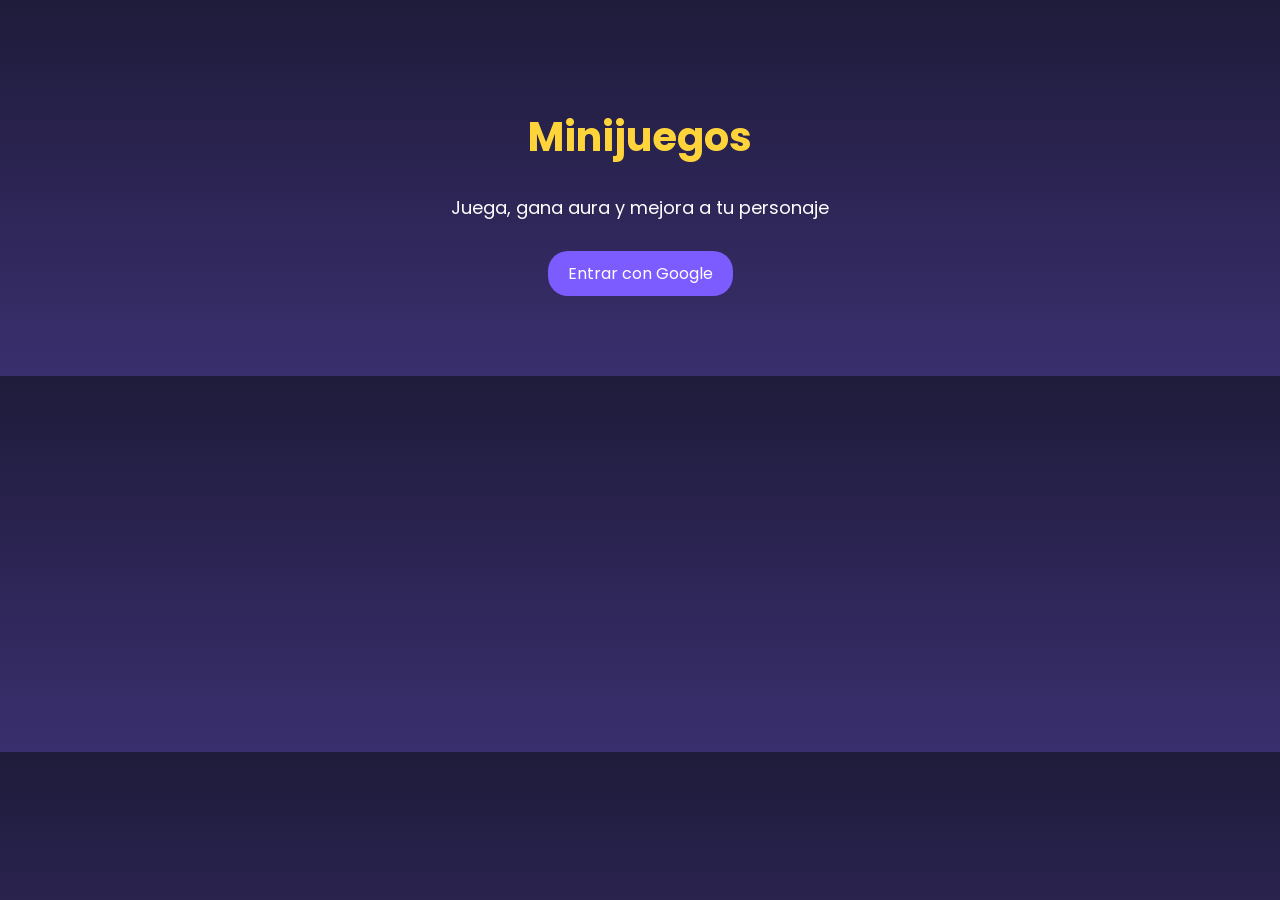
<file: diseno/index.html>
<!DOCTYPE html>
<html lang="es">
<head>
  <meta charset="UTF-8">
  <meta name="viewport" content="width=device-width, initial-scale=1">
  <title>Minijuegos</title>
  <link href="https://fonts.googleapis.com/css2?family=Poppins:wght@400;600&display=swap" rel="stylesheet">
  <link rel="stylesheet" href="css/estilos.css">
</head>
<body>
  <main class="bienvenida">
    <h1 class="bienvenida__logo">Minijuegos</h1>
    <p class="bienvenida__frase">Juega, gana aura y mejora a tu personaje</p>
    <a class="boton" href="apodo.html">Entrar con Google</a>
  </main>
</body>
</html>
</file>
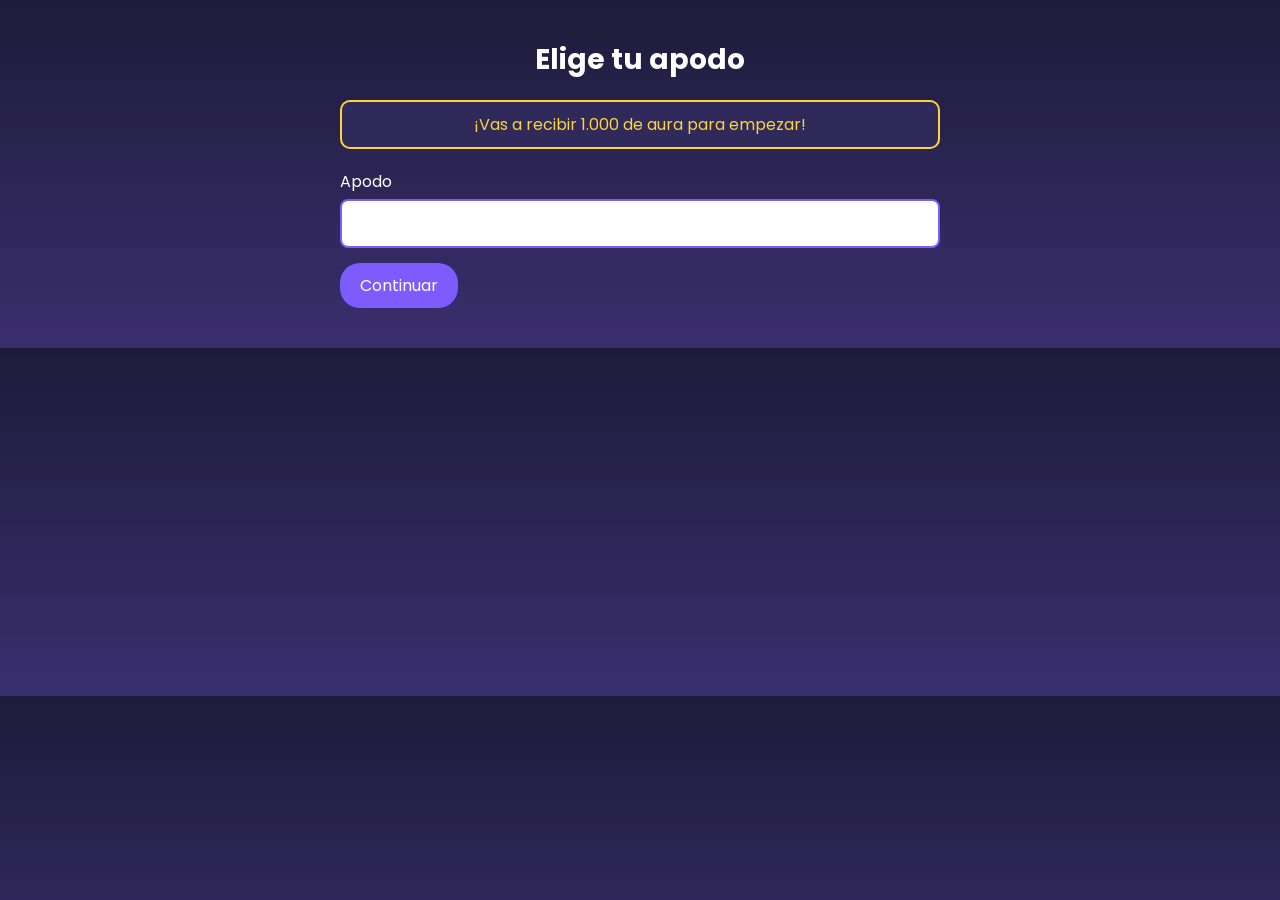
<file: diseno/apodo.html>
<!DOCTYPE html>
<html lang="es">
<head>
  <meta charset="UTF-8">
  <meta name="viewport" content="width=device-width, initial-scale=1">
  <title>Elige tu apodo</title>
  <link href="https://fonts.googleapis.com/css2?family=Poppins:wght@400;600&display=swap" rel="stylesheet">
  <link rel="stylesheet" href="css/estilos.css">
</head>
<body>
  <main class="contenido">
    <h1 class="titulo">Elige tu apodo</h1>
    <p class="aviso">¡Vas a recibir 1.000 de aura para empezar!</p>
    <form class="formulario" action="lobby.html" method="post">
      <label class="formulario__etiqueta" for="apodo">Apodo</label>
      <input class="formulario__campo" type="text" id="apodo" name="apodo">
      <button class="boton" type="submit">Continuar</button>
    </form>
  </main>
</body>
</html>
</file>
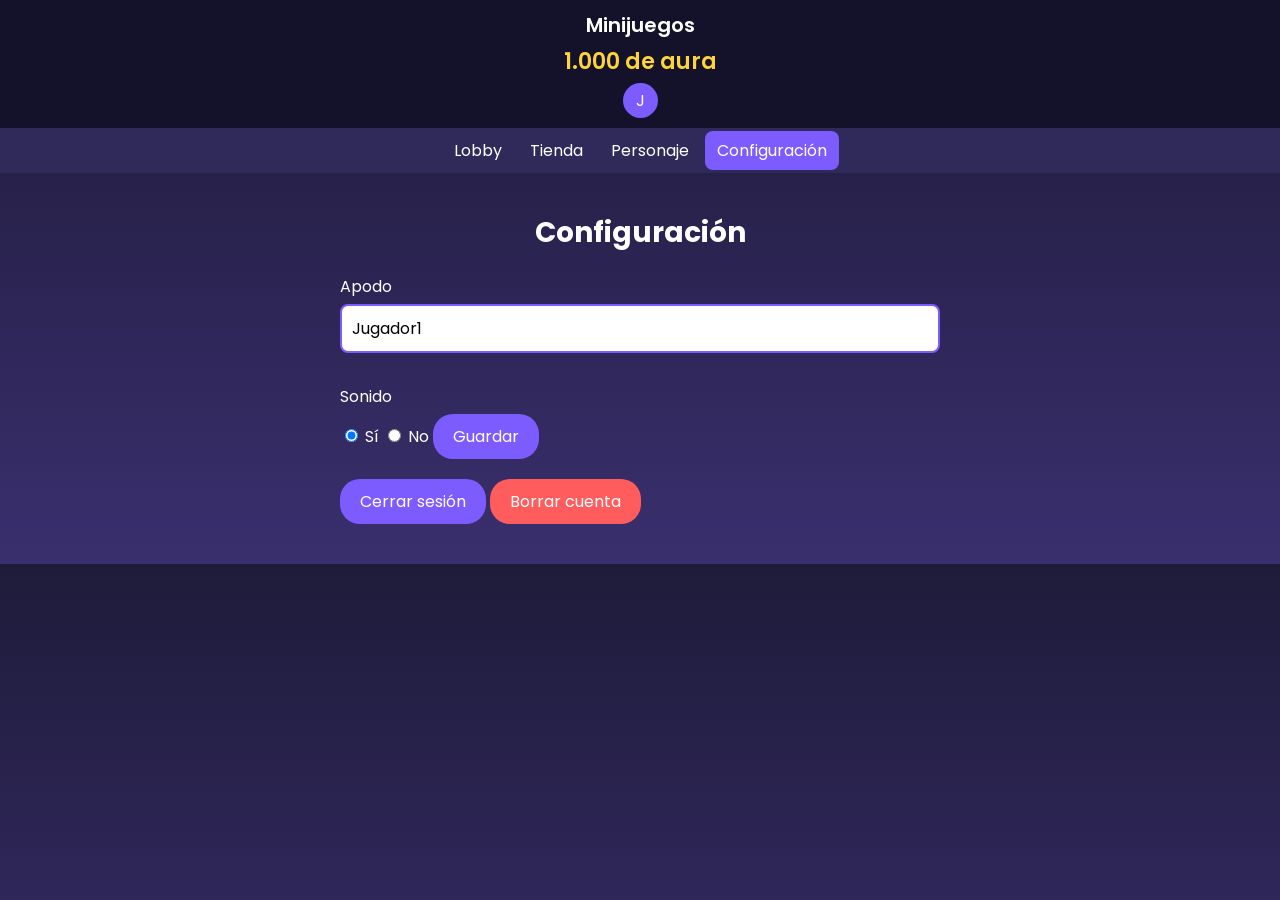
<file: diseno/configuracion.html>
<!DOCTYPE html>
<html lang="es">
<head>
  <meta charset="UTF-8">
  <meta name="viewport" content="width=device-width, initial-scale=1">
  <title>Configuración</title>
  <link href="https://fonts.googleapis.com/css2?family=Poppins:wght@400;600&display=swap" rel="stylesheet">
  <link rel="stylesheet" href="css/estilos.css">
</head>
<body>
  <header class="barra">
    <a class="barra__logo" href="lobby.html">Minijuegos</a>
    <p class="barra__aura"><span data-dato="aura">1.000</span> de aura</p>
    <span class="barra__inicial">J</span>
  </header>
  <nav class="menu">
    <a class="menu__enlace" href="lobby.html">Lobby</a>
    <a class="menu__enlace" href="tienda.html">Tienda</a>
    <a class="menu__enlace" href="personaje.html">Personaje</a>
    <a class="menu__enlace menu__enlace--activo" href="configuracion.html">Configuración</a>
  </nav>

  <main class="contenido">
    <h1 class="titulo">Configuración</h1>

    <form class="formulario" action="configuracion.html" method="post">
      <label class="formulario__etiqueta" for="apodo">Apodo</label>
      <input class="formulario__campo" type="text" id="apodo" name="apodo" value="Jugador1">

      <p class="formulario__etiqueta">Sonido</p>
      <label><input type="radio" name="sonido" value="si" checked> Sí</label>
      <label><input type="radio" name="sonido" value="no"> No</label>

      <button class="boton" type="submit">Guardar</button>
    </form>

    <form class="formulario" action="index.html" method="post">
      <button class="boton" type="submit" name="cerrar">Cerrar sesión</button>
      <button class="boton boton--peligro" type="submit" name="borrar">Borrar cuenta</button>
    </form>
  </main>
</body>
</html>
</file>
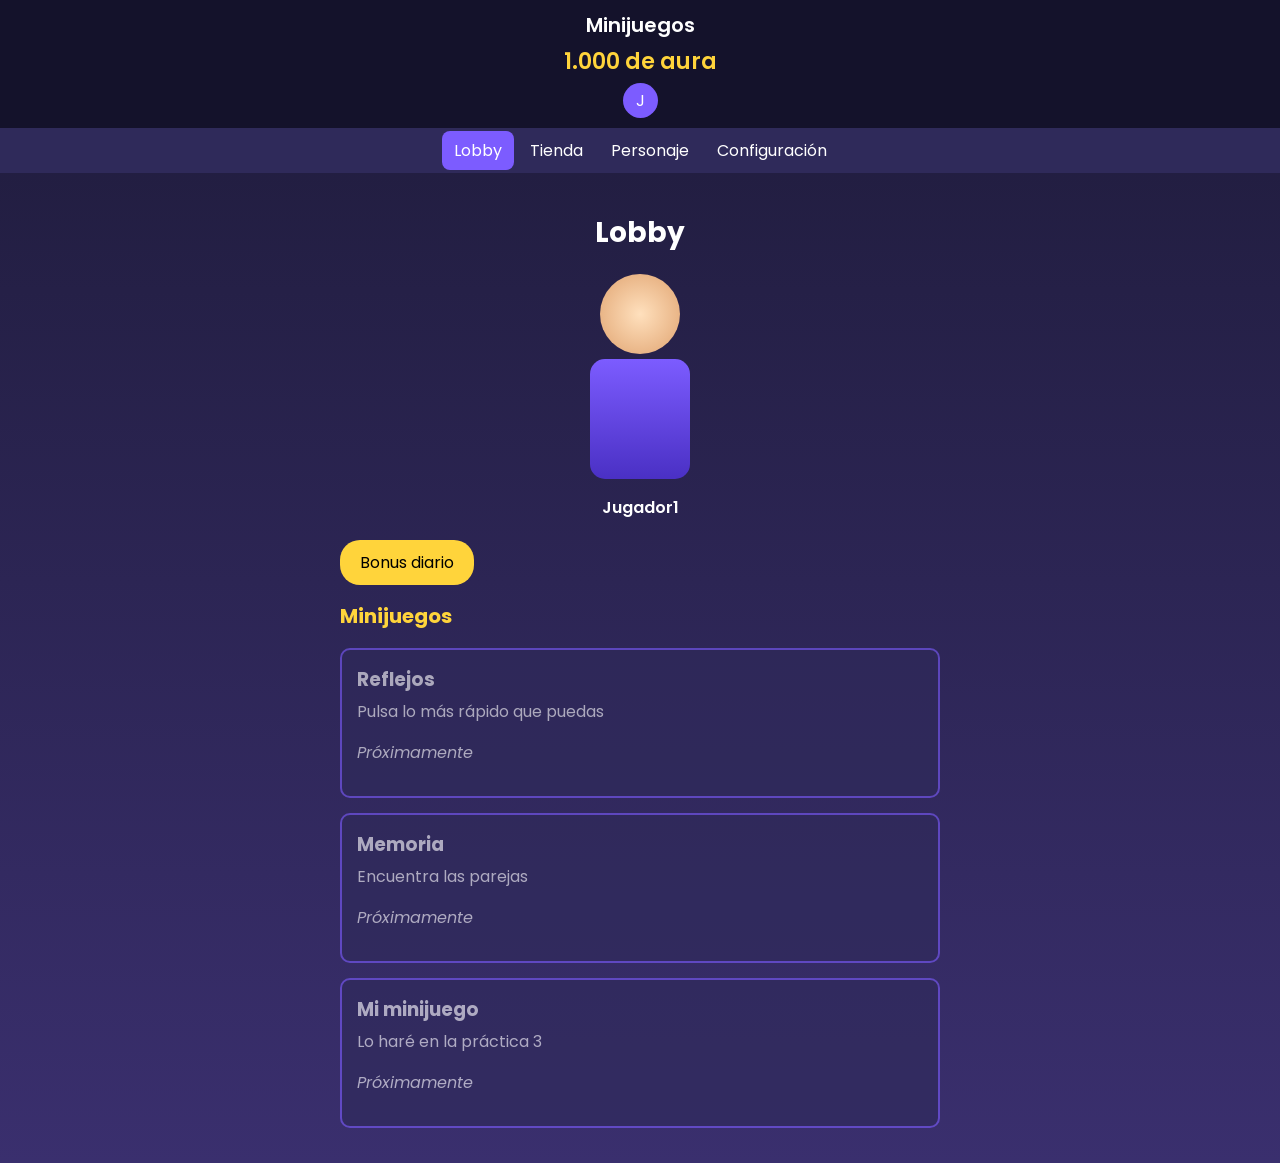
<file: diseno/lobby.html>
<!DOCTYPE html>
<html lang="es">
<head>
  <meta charset="UTF-8">
  <meta name="viewport" content="width=device-width, initial-scale=1">
  <title>Lobby</title>
  <link href="https://fonts.googleapis.com/css2?family=Poppins:wght@400;600&display=swap" rel="stylesheet">
  <link rel="stylesheet" href="css/estilos.css">
</head>
<body>
  <header class="barra">
    <a class="barra__logo" href="lobby.html">Minijuegos</a>
    <p class="barra__aura"><span data-dato="aura">1.000</span> de aura</p>
    <span class="barra__inicial">J</span>
  </header>
  <nav class="menu">
    <a class="menu__enlace menu__enlace--activo" href="lobby.html">Lobby</a>
    <a class="menu__enlace" href="tienda.html">Tienda</a>
    <a class="menu__enlace" href="personaje.html">Personaje</a>
    <a class="menu__enlace" href="configuracion.html">Configuración</a>
  </nav>

  <main class="contenido">
    <h1 class="titulo">Lobby</h1>

    <section class="personaje">
      <div class="personaje__cabeza"></div>
      <div class="personaje__cuerpo"></div>
      <p class="personaje__nombre" data-dato="apodo">Jugador1</p>
    </section>
    <button class="boton boton--bonus" type="button">Bonus diario</button>

    <section>
      <h2 class="subtitulo">Minijuegos</h2>
      <article class="tarjeta tarjeta--bloqueada">
        <h3 class="tarjeta__titulo">Reflejos</h3>
        <p class="tarjeta__texto">Pulsa lo más rápido que puedas</p>
        <p class="tarjeta__estado">Próximamente</p>
      </article>
      <article class="tarjeta tarjeta--bloqueada">
        <h3 class="tarjeta__titulo">Memoria</h3>
        <p class="tarjeta__texto">Encuentra las parejas</p>
        <p class="tarjeta__estado">Próximamente</p>
      </article>
      <article class="tarjeta tarjeta--bloqueada">
        <h3 class="tarjeta__titulo">Mi minijuego</h3>
        <p class="tarjeta__texto">Lo haré en la práctica 3</p>
        <p class="tarjeta__estado">Próximamente</p>
      </article>
    </section>
  </main>
</body>
</html>
</file>
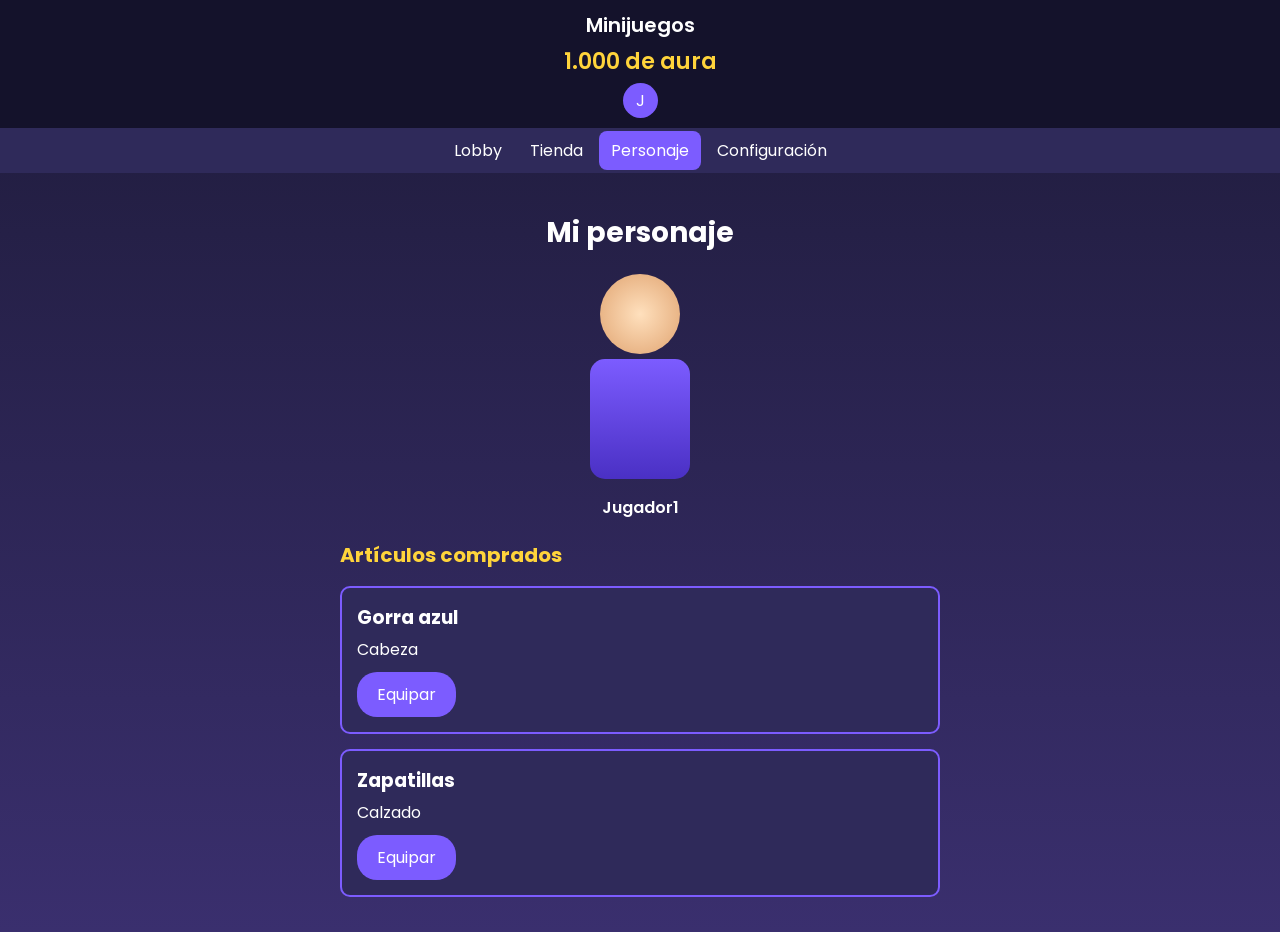
<file: diseno/personaje.html>
<!DOCTYPE html>
<html lang="es">
<head>
  <meta charset="UTF-8">
  <meta name="viewport" content="width=device-width, initial-scale=1">
  <title>Personaje</title>
  <link href="https://fonts.googleapis.com/css2?family=Poppins:wght@400;600&display=swap" rel="stylesheet">
  <link rel="stylesheet" href="css/estilos.css">
</head>
<body>
  <header class="barra">
    <a class="barra__logo" href="lobby.html">Minijuegos</a>
    <p class="barra__aura"><span data-dato="aura">1.000</span> de aura</p>
    <span class="barra__inicial">J</span>
  </header>
  <nav class="menu">
    <a class="menu__enlace" href="lobby.html">Lobby</a>
    <a class="menu__enlace" href="tienda.html">Tienda</a>
    <a class="menu__enlace menu__enlace--activo" href="personaje.html">Personaje</a>
    <a class="menu__enlace" href="configuracion.html">Configuración</a>
  </nav>

  <main class="contenido">
    <h1 class="titulo">Mi personaje</h1>

    <section class="personaje">
      <div class="personaje__cabeza"></div>
      <div class="personaje__cuerpo"></div>
      <p class="personaje__nombre" data-dato="apodo">Jugador1</p>
    </section>

    <section>
      <h2 class="subtitulo">Artículos comprados</h2>
      <article class="tarjeta">
        <h3 class="tarjeta__titulo" data-dato="articulo">Gorra azul</h3>
        <p class="tarjeta__texto">Cabeza</p>
        <button class="boton boton--equipar" type="button">Equipar</button>
      </article>
      <article class="tarjeta">
        <h3 class="tarjeta__titulo" data-dato="articulo">Zapatillas</h3>
        <p class="tarjeta__texto">Calzado</p>
        <button class="boton boton--equipar" type="button">Equipar</button>
      </article>
    </section>
  </main>
</body>
</html>
</file>
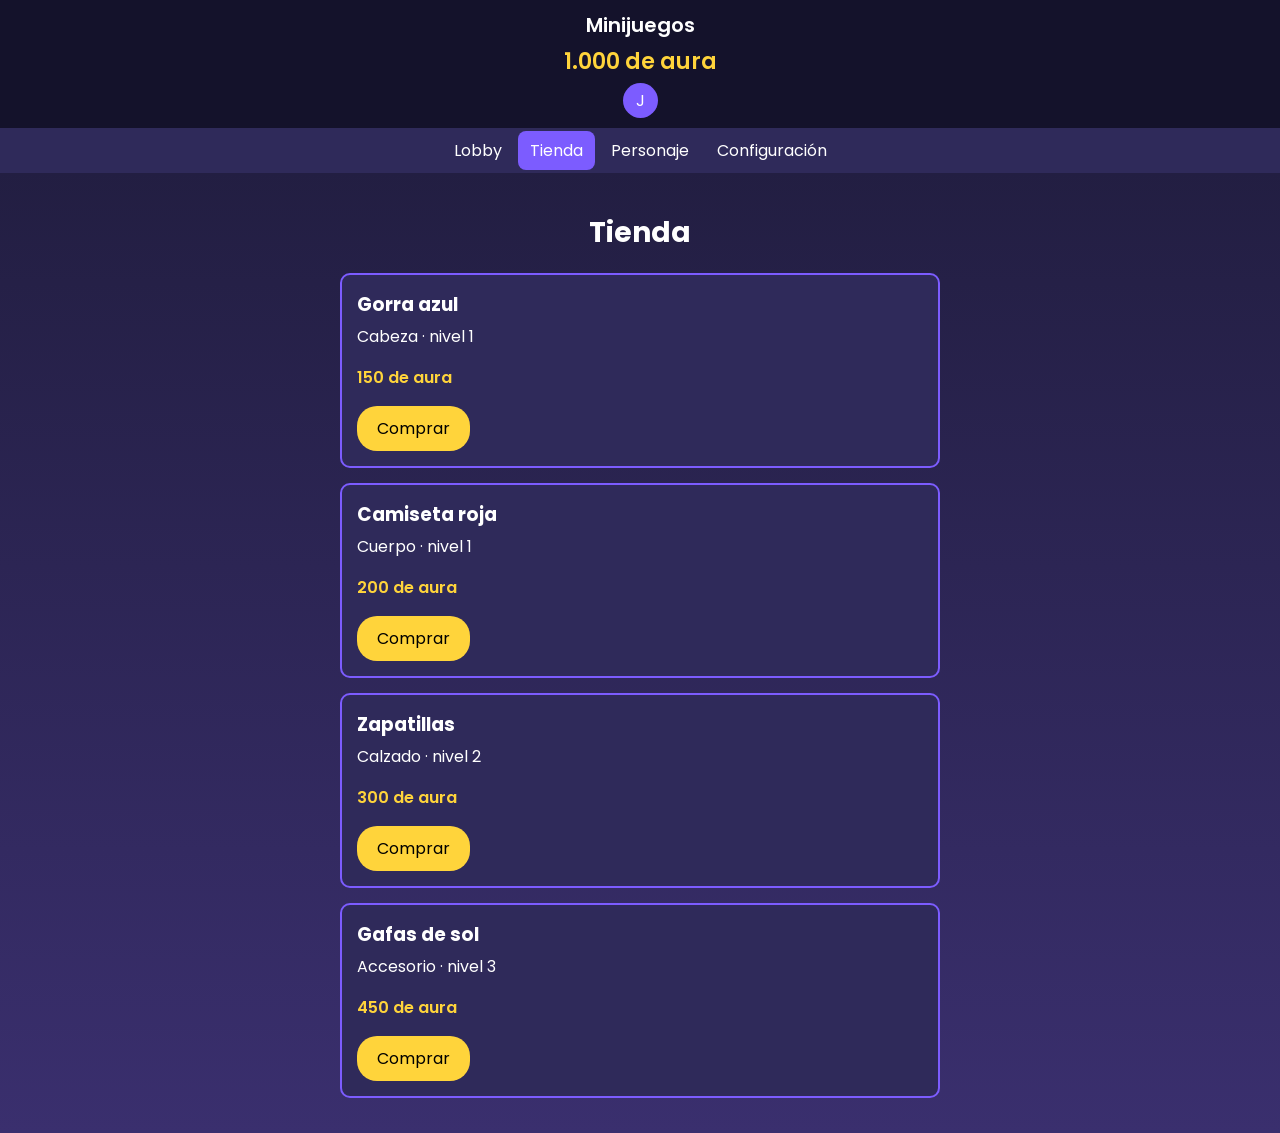
<file: diseno/tienda.html>
<!DOCTYPE html>
<html lang="es">
<head>
  <meta charset="UTF-8">
  <meta name="viewport" content="width=device-width, initial-scale=1">
  <title>Tienda</title>
  <link href="https://fonts.googleapis.com/css2?family=Poppins:wght@400;600&display=swap" rel="stylesheet">
  <link rel="stylesheet" href="css/estilos.css">
</head>
<body>
  <header class="barra">
    <a class="barra__logo" href="lobby.html">Minijuegos</a>
    <p class="barra__aura"><span data-dato="aura">1.000</span> de aura</p>
    <span class="barra__inicial">J</span>
  </header>
  <nav class="menu">
    <a class="menu__enlace" href="lobby.html">Lobby</a>
    <a class="menu__enlace menu__enlace--activo" href="tienda.html">Tienda</a>
    <a class="menu__enlace" href="personaje.html">Personaje</a>
    <a class="menu__enlace" href="configuracion.html">Configuración</a>
  </nav>

  <main class="contenido">
    <h1 class="titulo">Tienda</h1>
    <section>
      <article class="tarjeta">
        <h3 class="tarjeta__titulo" data-dato="articulo">Gorra azul</h3>
        <p class="tarjeta__texto">Cabeza · nivel <span data-dato="nivel">1</span></p>
        <p class="tarjeta__precio"><span data-dato="precio">150</span> de aura</p>
        <button class="boton boton--comprar" type="button">Comprar</button>
      </article>
      <article class="tarjeta">
        <h3 class="tarjeta__titulo" data-dato="articulo">Camiseta roja</h3>
        <p class="tarjeta__texto">Cuerpo · nivel <span data-dato="nivel">1</span></p>
        <p class="tarjeta__precio"><span data-dato="precio">200</span> de aura</p>
        <button class="boton boton--comprar" type="button">Comprar</button>
      </article>
      <article class="tarjeta">
        <h3 class="tarjeta__titulo" data-dato="articulo">Zapatillas</h3>
        <p class="tarjeta__texto">Calzado · nivel <span data-dato="nivel">2</span></p>
        <p class="tarjeta__precio"><span data-dato="precio">300</span> de aura</p>
        <button class="boton boton--comprar" type="button">Comprar</button>
      </article>
      <article class="tarjeta">
        <h3 class="tarjeta__titulo" data-dato="articulo">Gafas de sol</h3>
        <p class="tarjeta__texto">Accesorio · nivel <span data-dato="nivel">3</span></p>
        <p class="tarjeta__precio"><span data-dato="precio">450</span> de aura</p>
        <button class="boton boton--comprar" type="button">Comprar</button>
      </article>
    </section>
  </main>
</body>
</html>
</file>
<file: diseno/css/estilos.css>
:root {
  --fondo: #1e1b3a;
  --tarjeta: #2f2a5a;
  --principal: #7c5cff;
  --aura: #ffd43b;
  --texto: #ffffff;
  --peligro: #ff5d5d;
  --fuente: "Poppins", Arial, sans-serif;
}

body {
  margin: 0;
  background: linear-gradient(#1e1b3a, #3a2f6e);
  color: var(--texto);
  font-family: var(--fuente);
}

/* barra */
.barra {
  background-color: #14122b;
  padding: 10px;
  text-align: center;
}

.barra__logo {
  color: var(--texto);
  font-weight: 600;
  font-size: 20px;
  text-decoration: none;
}

.barra__aura {
  color: var(--aura);
  font-size: 22px;
  font-weight: 600;
  margin: 5px 0;
}

.barra__inicial {
  display: inline-block;
  width: 35px;
  height: 35px;
  line-height: 35px;
  border-radius: 50%;
  background-color: var(--principal);
  text-align: center;
}

/* menu */
.menu {
  background-color: var(--tarjeta);
  text-align: center;
  padding: 10px;
}

.menu__enlace {
  color: var(--texto);
  text-decoration: none;
  padding: 8px 12px;
}

.menu__enlace--activo {
  background-color: var(--principal);
  border-radius: 8px;
}

/* contenido */
.contenido {
  max-width: 600px;
  margin: 0 auto;
  padding: 20px;
}

.titulo {
  font-size: 28px;
  text-align: center;
}

.subtitulo {
  font-size: 20px;
  color: var(--aura);
}

/* botones */
.boton {
  display: inline-block;
  background-color: var(--principal);
  color: var(--texto);
  font-family: var(--fuente);
  font-size: 16px;
  padding: 10px 20px;
  border: none;
  border-radius: 20px;
  text-decoration: none;
  cursor: pointer;
}

.boton--bonus,
.boton--comprar {
  background-color: var(--aura);
  color: #000000;
}

.boton--peligro {
  background-color: var(--peligro);
}

/* tarjetas */
.tarjeta {
  background-color: var(--tarjeta);
  border: 2px solid var(--principal);
  border-radius: 10px;
  padding: 15px;
  margin-bottom: 15px;
}

.tarjeta__titulo {
  margin: 0 0 5px 0;
}

.tarjeta__texto {
  margin: 0 0 10px 0;
}

.tarjeta__precio {
  color: var(--aura);
  font-weight: 600;
}

.tarjeta__estado {
  font-style: italic;
}

.tarjeta--bloqueada {
  opacity: 0.6;
}

/* formularios */
.formulario {
  margin: 20px 0;
}

.formulario__etiqueta {
  display: block;
  margin-bottom: 5px;
}

.formulario__campo {
  width: 100%;
  box-sizing: border-box;
  padding: 10px;
  margin-bottom: 15px;
  border: 2px solid var(--principal);
  border-radius: 8px;
  font-family: var(--fuente);
  font-size: 16px;
}

.aviso {
  background-color: var(--tarjeta);
  border: 2px solid var(--aura);
  border-radius: 10px;
  padding: 10px;
  color: var(--aura);
  text-align: center;
}

/* personaje hecho con css */
.personaje {
  text-align: center;
  margin: 20px 0;
}

.personaje__cabeza {
  width: 80px;
  height: 80px;
  margin: 0 auto;
  border-radius: 50%;
  background: radial-gradient(#ffe0bd, #e0a370);
}

.personaje__cuerpo {
  width: 100px;
  height: 120px;
  margin: 5px auto;
  border-radius: 15px;
  background: linear-gradient(#7c5cff, #4a30c4);
}

.personaje__nombre {
  font-weight: 600;
}

/* bienvenida */
.bienvenida {
  text-align: center;
  padding: 80px 20px;
}

.bienvenida__logo {
  font-size: 40px;
  color: var(--aura);
}

.bienvenida__frase {
  font-size: 18px;
  margin-bottom: 30px;
}
</file>
